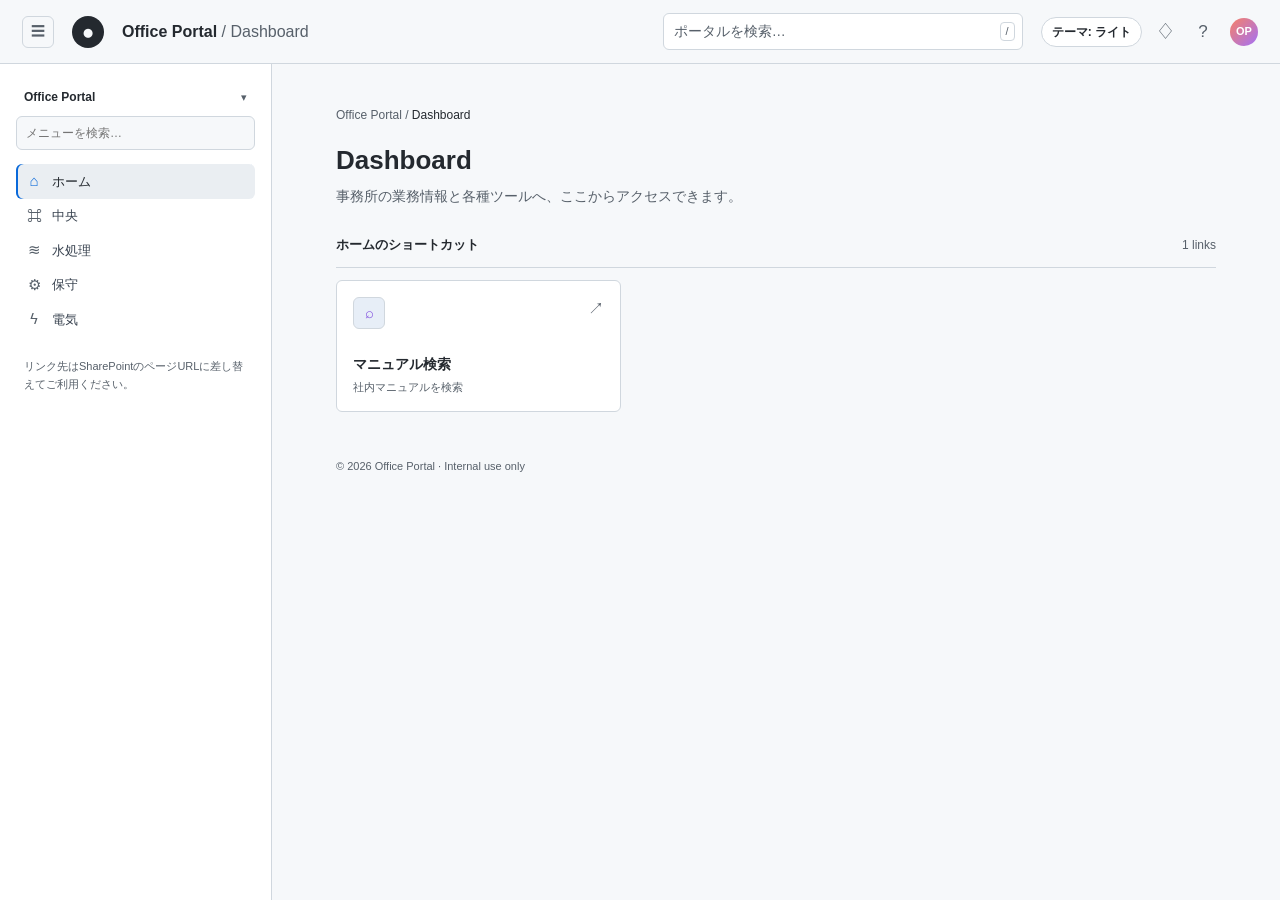
<file: index.html>
<!doctype html>
<html lang="ja">
<head>
  <meta charset="utf-8">
  <meta name="viewport" content="width=device-width, initial-scale=1">
  <title>Office Portal</title>
  <script>
    (function () {
      var theme = "dark";
      try {
        var savedTheme = localStorage.getItem("portal-theme");
        if (savedTheme === "light" || savedTheme === "dark") {
          theme = savedTheme;
        } else if (window.matchMedia && window.matchMedia("(prefers-color-scheme: light)").matches) {
          theme = "light";
        }
      } catch (error) {}
      document.documentElement.dataset.theme = theme;
    }());
  </script>
  <link rel="stylesheet" href="css/portal.css">
</head>
<body>
  <header class="topbar">
    <button class="menu-button" id="menu-button" type="button" aria-label="メニューを開閉">☰</button>
    <a class="github-mark" href="#home" aria-label="ポータルホーム">●</a>
    <a class="brand" href="#home">Office Portal <span>/ Dashboard</span></a>
    <form class="global-search" id="global-search" role="search">
      <input id="global-search-input" type="search" placeholder="ポータルを検索…" aria-label="ポータルを検索">
      <span class="search-key">/</span>
    </form>
    <div class="header-actions" aria-label="ヘッダー操作">
      <button class="theme-toggle" id="theme-toggle" type="button" role="switch" aria-checked="false" aria-label="テーマ: ダークモード">テーマ: ダーク</button>
      <a class="header-action" href="#" aria-label="通知">♢</a>
      <a class="header-action" href="#" aria-label="ヘルプ">?</a>
      <a class="avatar" href="#" aria-label="アカウント">OP</a>
    </div>
  </header>

  <div class="layout">
    <aside class="sidebar" id="sidebar">
      <p class="sidebar-heading">Office Portal <small>▾</small></p>
      <input class="side-search" id="side-search" type="search" placeholder="メニューを検索…" aria-label="メニューを検索">
      <nav aria-label="ポータルメニュー">
        <ul class="side-list" id="side-list"></ul>
      </nav>
      <p class="side-note">リンク先はSharePointのページURLに差し替えてご利用ください。</p>
    </aside>

    <main class="content">
      <div class="content-inner">
        <div class="breadcrumb">Office Portal <span>/</span> <strong id="breadcrumb-label">Dashboard</strong></div>
        <h1 id="page-title">Dashboard</h1>
        <p class="lead" id="page-lead">事務所の業務情報と各種ツールへ、ここからアクセスできます。</p>
        <div class="content-toolbar">
          <strong id="shortcut-heading">ホームのショートカット</strong>
          <span id="result-count">1 links</span>
        </div>
        <div class="portal-grid" id="portal-grid">
        </div>
        <p class="empty-state" id="empty-state">一致するショートカットがありません。</p>
        <footer>© 2026 Office Portal · Internal use only</footer>
      </div>
    </main>
  </div>
  <script src="data/categories.js"></script>
  <script src="data/cards.js"></script>
  <script src="js/portal.js"></script>
</body>
</html>
</file>
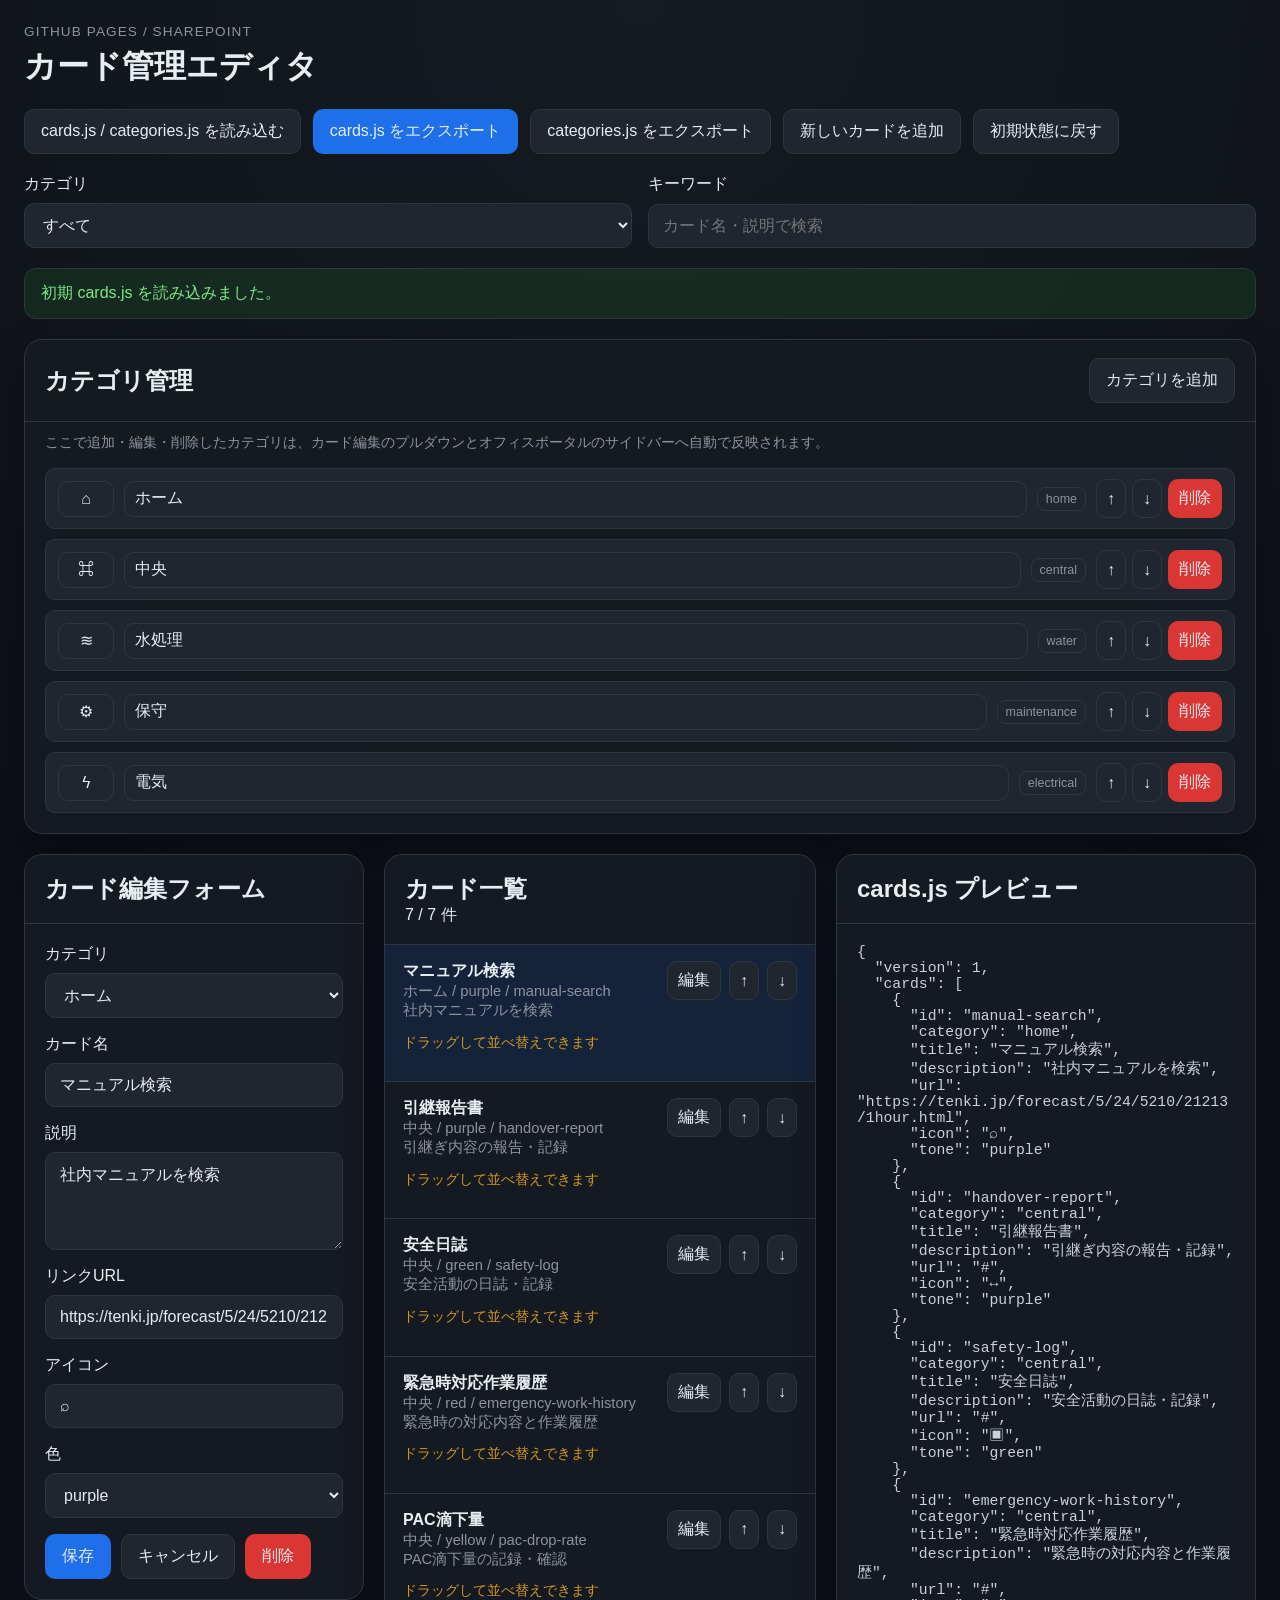
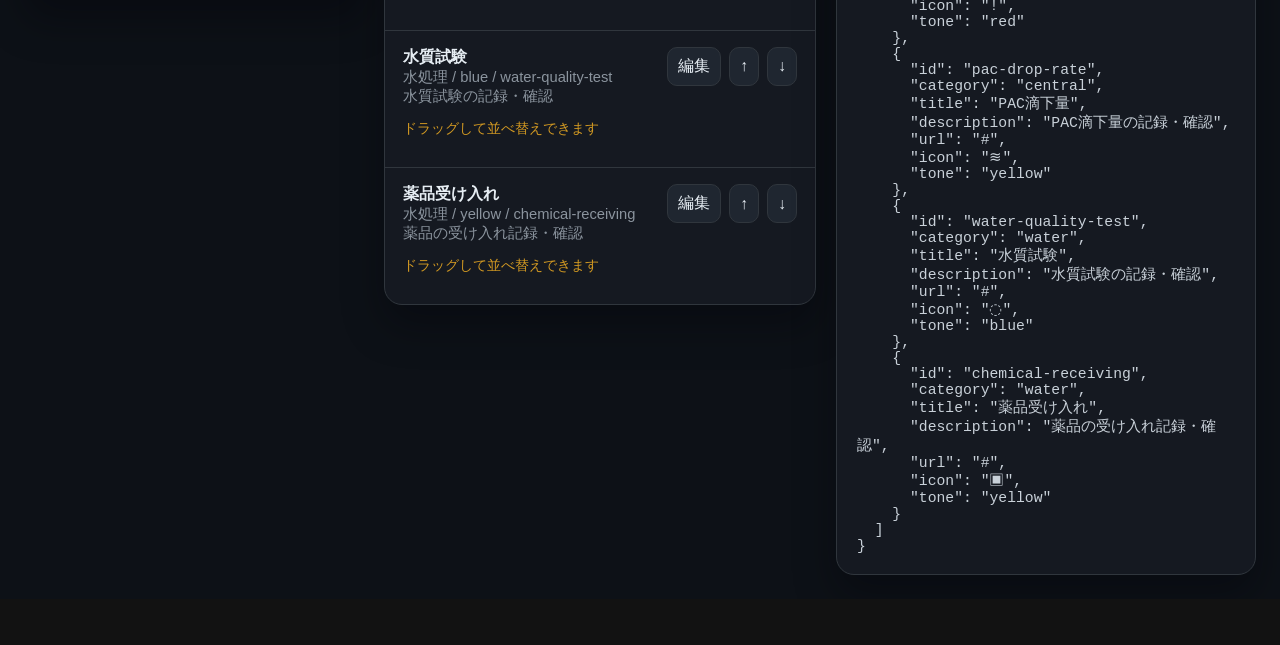
<file: editor.html>
<!DOCTYPE html>
<html lang="ja">
  <head>
    <meta charset="UTF-8" />
    <meta name="viewport" content="width=device-width, initial-scale=1.0" />
    <title>カード管理エディタ</title>
    <link rel="stylesheet" href="css/editor.css" />
  </head>
  <body>
    <div class="editor-page">
      <header class="editor-header">
        <div>
          <p class="editor-header__eyebrow">GitHub Pages / SharePoint</p>
          <h1>カード管理エディタ</h1>
        </div>
      </header>

      <div class="toolbar">
        <button type="button" id="import-button">cards.js / categories.js を読み込む</button>
        <button type="button" id="export-button" class="primary">cards.js をエクスポート</button>
        <button type="button" id="export-categories-button">categories.js をエクスポート</button>
        <button type="button" id="add-button">新しいカードを追加</button>
        <button type="button" id="reset-button">初期状態に戻す</button>
        <input id="file-input" type="file" accept="application/json,.json,.js,text/javascript" hidden />
      </div>

      <section class="filters" aria-label="絞り込み">
        <label>
          <span>カテゴリ</span>
          <select id="category-filter"></select>
        </label>
        <label>
          <span>キーワード</span>
          <input id="search-input" type="search" placeholder="カード名・説明で検索" />
        </label>
      </section>

      <div id="editor-notification" class="notification" role="status" aria-live="polite"></div>

      <section class="panel category-panel" aria-labelledby="category-title">
        <div class="panel__header">
          <h2 id="category-title">カテゴリ管理</h2>
          <button type="button" id="add-category-button">カテゴリを追加</button>
        </div>
        <p class="category-hint">ここで追加・編集・削除したカテゴリは、カード編集のプルダウンとオフィスポータルのサイドバーへ自動で反映されます。</p>
        <ul id="category-list" class="category-list"></ul>
      </section>

      <main class="editor-layout">
        <section class="panel form-panel" aria-labelledby="form-title">
          <div class="panel__header">
            <h2 id="form-title">カード編集フォーム</h2>
          </div>
          <form id="card-form" novalidate>
            <input id="card-id" type="hidden" />
            <label>
              <span>カテゴリ</span>
              <select id="card-category" required></select>
            </label>
            <label>
              <span>カード名</span>
              <input id="card-title" type="text" maxlength="80" required />
            </label>
            <label>
              <span>説明</span>
              <textarea id="card-description" rows="4" maxlength="200" required></textarea>
            </label>
            <label>
              <span>リンクURL</span>
              <input id="card-url" type="text" placeholder="https://example.com または #" />
            </label>
            <label>
              <span>アイコン</span>
              <input id="card-icon" type="text" maxlength="4" required />
            </label>
            <label>
              <span>色</span>
              <select id="card-tone" required></select>
            </label>
            <div class="form-actions">
              <button type="submit" class="primary">保存</button>
              <button type="button" id="cancel-button">キャンセル</button>
              <button type="button" id="delete-button" class="danger">削除</button>
            </div>
          </form>
        </section>

        <section class="panel list-panel" aria-labelledby="list-title">
          <div class="panel__header">
            <h2 id="list-title">カード一覧</h2>
            <p id="card-count"></p>
          </div>
          <ul id="card-list" class="card-list"></ul>
        </section>

        <section class="panel preview-panel" aria-labelledby="preview-title">
          <div class="panel__header">
            <h2 id="preview-title">cards.js プレビュー</h2>
          </div>
          <pre id="json-preview"></pre>
        </section>
      </main>
    </div>

    <script src="data/categories.js"></script>
    <script src="data/cards.js"></script>
    <script src="js/editor.js"></script>
  </body>
</html>
</file>
<file: css/portal.css>
:root {
      color-scheme: dark;
      --canvas: #0d1117;
      --panel: #161b22;
      --panel-raised: #21262d;
      --line: #30363d;
      --text: #f0f6fc;
      --muted: #8b949e;
      --blue: #58a6ff;
      --green: #238636;
      --green-hover: #2ea043;
      --purple: #a371f7;
      --yellow: #d29922;
      --topbar-bg: rgba(13, 17, 23, .96);
      --side-link-text: #c9d1d9;
      --side-link-active-bg: #21262d;
      --card-hover-bg: #1c2530;
      --card-icon-bg: #0d1b2a;
    }

    :root[data-theme="light"] {
      color-scheme: light;
      --canvas: #f6f8fa;
      --panel: #ffffff;
      --panel-raised: #f3f4f6;
      --line: #d0d7de;
      --text: #24292f;
      --muted: #57606a;
      --blue: #0969da;
      --green: #1a7f37;
      --green-hover: #2da44e;
      --purple: #8250df;
      --yellow: #9a6700;
      --topbar-bg: rgba(246, 248, 250, .96);
      --side-link-text: #3a4451;
      --side-link-active-bg: #eaeef2;
      --card-hover-bg: #edf3fb;
      --card-icon-bg: #e7eef7;
    }

    * { box-sizing: border-box; }
    [hidden] { display: none !important; }
    html { scroll-behavior: smooth; }
    body {
      margin: 0;
      color: var(--text);
      background: var(--canvas);
      font-family: -apple-system, BlinkMacSystemFont, "Segoe UI", "Noto Sans JP",
        "Hiragino Kaku Gothic ProN", Meiryo, sans-serif;
      font-size: 14px;
      line-height: 1.5;
    }
    a { color: inherit; text-decoration: none; }
    button, input { font: inherit; }

    .topbar {
      position: sticky;
      top: 0;
      z-index: 5;
      display: flex;
      min-height: 64px;
      align-items: center;
      gap: 18px;
      padding: 0 22px;
      border-bottom: 1px solid var(--line);
      background: var(--topbar-bg);
    }
    .menu-button {
      display: grid;
      width: 32px;
      height: 32px;
      place-items: center;
      color: var(--muted);
      border: 1px solid var(--line);
      border-radius: 6px;
      background: transparent;
      cursor: pointer;
    }
    .menu-button:hover { color: var(--text); border-color: var(--muted); }
    .github-mark {
      display: grid;
      width: 32px;
      height: 32px;
      place-items: center;
      border-radius: 50%;
      color: var(--canvas);
      background: var(--text);
      font-size: 21px;
      font-weight: 900;
    }
    .brand { font-size: 16px; font-weight: 600; white-space: nowrap; }
    .brand span { color: var(--muted); font-weight: 400; }
    .global-search {
      display: flex;
      width: min(360px, 32vw);
      margin-left: auto;
      border: 1px solid var(--line);
      border-radius: 6px;
      background: var(--panel);
    }
    .global-search input {
      width: 100%;
      min-width: 0;
      padding: 7px 10px;
      color: var(--text);
      border: 0;
      outline: 0;
      background: transparent;
    }
    .global-search input::placeholder { color: var(--muted); }
    .search-key {
      align-self: center;
      margin-right: 7px;
      padding: 0 5px;
      color: var(--muted);
      border: 1px solid var(--line);
      border-radius: 4px;
      font-size: 11px;
    }
    .header-actions { display: flex; align-items: center; gap: 8px; color: var(--muted); }
    .theme-toggle {
      min-height: 30px;
      padding: 0 10px;
      color: var(--text);
      border: 1px solid var(--line);
      border-radius: 999px;
      background: var(--panel);
      cursor: pointer;
      font-size: 12px;
      font-weight: 600;
      white-space: nowrap;
    }
    .theme-toggle:hover { border-color: var(--muted); }
    .theme-toggle:focus-visible {
      outline: 2px solid var(--blue);
      outline-offset: 2px;
    }
    .header-action {
      display: grid;
      width: 30px;
      height: 30px;
      place-items: center;
      border: 1px solid transparent;
      border-radius: 6px;
      font-size: 17px;
    }
    .header-action:hover { color: var(--text); border-color: var(--line); background: var(--panel); }
    .avatar {
      display: grid;
      width: 28px;
      height: 28px;
      place-items: center;
      margin-left: 4px;
      border-radius: 50%;
      color: #fff;
      background: linear-gradient(135deg, #f78166, #a371f7);
      font-size: 11px;
      font-weight: 700;
    }

    .layout { display: flex; min-height: calc(100vh - 64px); }
    .sidebar {
      width: 272px;
      flex: 0 0 272px;
      padding: 24px 16px;
      border-right: 1px solid var(--line);
      background: var(--panel);
    }
    .sidebar-heading {
      display: flex;
      align-items: center;
      justify-content: space-between;
      margin: 0 8px 10px;
      color: var(--text);
      font-size: 12px;
      font-weight: 600;
    }
    .sidebar-heading small { color: var(--muted); font-size: 11px; font-weight: 400; }
    .side-search {
      width: 100%;
      margin-bottom: 14px;
      padding: 7px 9px;
      color: var(--text);
      border: 1px solid var(--line);
      border-radius: 6px;
      outline: 0;
      background: var(--canvas);
      font-size: 12px;
    }
    .side-search:focus { border-color: var(--blue); box-shadow: 0 0 0 2px rgba(88,166,255,.2); }
    .side-list { margin: 0; padding: 0; list-style: none; }
    .side-link {
      display: flex;
      align-items: center;
      gap: 9px;
      min-height: 34px;
      padding: 6px 9px;
      border-radius: 6px;
      color: var(--side-link-text);
      font-size: 13px;
    }
    .side-link:hover { background: var(--panel-raised); color: var(--text); }
    .side-link.active { color: var(--text); background: var(--side-link-active-bg); box-shadow: inset 2px 0 var(--blue); }
    .side-icon { width: 18px; color: var(--muted); text-align: center; font-size: 15px; }
    .side-link.active .side-icon { color: var(--blue); }
    .side-divider { height: 1px; margin: 17px 8px; background: var(--line); }
    .side-note { margin: 20px 8px 0; color: var(--muted); font-size: 11px; line-height: 1.7; }

    .content { width: 100%; min-width: 0; padding: 42px clamp(22px, 5vw, 72px) 70px; }
    .content-inner { max-width: 1080px; margin: auto; }
    .breadcrumb { margin-bottom: 20px; color: var(--muted); font-size: 12px; }
    .breadcrumb strong { color: var(--text); font-weight: 500; }
    h1 { margin: 0; font-size: 26px; line-height: 1.3; }
    .lead { max-width: 740px; margin: 8px 0 28px; color: var(--muted); }
    .content-toolbar {
      display: flex;
      align-items: center;
      justify-content: space-between;
      gap: 12px;
      margin-bottom: 12px;
      padding-bottom: 13px;
      border-bottom: 1px solid var(--line);
    }
    .content-toolbar strong { font-size: 13px; }
    .content-toolbar span { color: var(--muted); font-size: 12px; }
    .portal-grid { display: grid; grid-template-columns: repeat(3, minmax(0, 1fr)); gap: 12px; }
    .portal-card {
      display: flex;
      min-height: 132px;
      flex-direction: column;
      justify-content: space-between;
      padding: 16px;
      border: 1px solid var(--line);
      border-radius: 6px;
      background: var(--panel);
      transition: border-color .15s ease, background .15s ease, transform .15s ease;
    }
    .portal-card:hover, .portal-card:focus-visible {
      border-color: var(--blue);
      background: var(--card-hover-bg);
      outline: 0;
      transform: translateY(-1px);
    }
    .card-top { display: flex; align-items: flex-start; justify-content: space-between; gap: 8px; }
    .card-icon {
      display: grid;
      width: 32px;
      height: 32px;
      place-items: center;
      border: 1px solid var(--line);
      border-radius: 6px;
      color: var(--blue);
      background: var(--card-icon-bg);
      font-size: 15px;
    }
    .card-arrow { color: var(--muted); font-size: 16px; }
    .portal-card strong { display: block; margin-top: 14px; color: var(--text); font-size: 14px; font-weight: 600; }
    .portal-card small { display: block; margin-top: 4px; color: var(--muted); font-size: 11px; }
    .portal-card[data-tone="green"] .card-icon { color: #3fb950; }
    .portal-card[data-tone="purple"] .card-icon { color: var(--purple); }
    .portal-card[data-tone="yellow"] .card-icon { color: #e3b341; }
    .portal-card[data-tone="red"] .card-icon { color: #f78166; }
    .empty-state {
      display: none;
      margin-top: 12px;
      padding: 28px;
      color: var(--muted);
      border: 1px dashed var(--line);
      border-radius: 6px;
      text-align: center;
    }
    .page-note {
      margin: 24px 0;
      padding: 22px;
      color: var(--muted);
      border: 1px dashed var(--line);
      border-radius: 6px;
      text-align: center;
    }
    footer { margin-top: 46px; color: var(--muted); font-size: 11px; }

    @media (max-width: 900px) {
      .sidebar { width: 232px; flex-basis: 232px; }
      .portal-grid { grid-template-columns: repeat(2, minmax(0, 1fr)); }
      .content { padding-right: 28px; padding-left: 28px; }
    }
    @media (max-width: 650px) {
      .topbar { padding: 0 12px; gap: 9px; }
      .brand span, .header-action:not(:last-child) { display: none; }
      .global-search { width: auto; flex: 1; }
      .layout { display: block; }
      .sidebar { width: 100%; padding: 12px; border-right: 0; border-bottom: 1px solid var(--line); }
      .sidebar-heading { margin-top: 0; }
      .side-list { display: flex; gap: 4px; overflow-x: auto; padding-bottom: 2px; }
      .side-link { white-space: nowrap; }
      .side-divider, .side-note { display: none; }
      .content { padding: 28px 16px 45px; }
      .portal-grid { grid-template-columns: 1fr; }
    }
</file>
<file: css/editor.css>
:root {
  color-scheme: dark;
  --bg: #0d1117;
  --panel: #161b22;
  --panel-muted: #1f2630;
  --border: #30363d;
  --text: #e6edf3;
  --muted: #8b949e;
  --accent: #238636;
  --accent-hover: #2ea043;
  --danger: #da3633;
  --danger-hover: #f85149;
  --primary: #1f6feb;
  --primary-hover: #388bfd;
  --warning: #d29922;
  --shadow: 0 20px 40px rgba(1, 4, 9, 0.35);
}

* {
  box-sizing: border-box;
}

body {
  margin: 0;
  min-height: 100vh;
  font-family: -apple-system, BlinkMacSystemFont, "Segoe UI", sans-serif;
  background: radial-gradient(circle at top, #161b22, var(--bg) 45%);
  color: var(--text);
}

button,
input,
textarea,
select,
a {
  font: inherit;
}

button,
input,
textarea,
select {
  border: 1px solid var(--border);
  border-radius: 10px;
  background: var(--panel-muted);
  color: var(--text);
}

button {
  padding: 11px 16px;
  cursor: pointer;
}

button:hover,
button:focus-visible {
  border-color: #58a6ff;
}

button.primary {
  background: var(--primary);
  border-color: transparent;
}

button.primary:hover,
button.primary:focus-visible {
  background: var(--primary-hover);
}

button.danger {
  background: var(--danger);
  border-color: transparent;
}

button.danger:hover,
button.danger:focus-visible {
  background: var(--danger-hover);
}

.editor-page {
  padding: 24px;
  display: grid;
  gap: 20px;
}

.editor-header,
.toolbar,
.filters,
.editor-layout {
  width: min(1400px, 100%);
  margin: 0 auto;
}

.editor-header {
  display: flex;
  justify-content: space-between;
  align-items: end;
  gap: 16px;
}

.editor-header h1 {
  margin: 6px 0 0;
}

.editor-header__eyebrow {
  margin: 0;
  color: var(--muted);
  text-transform: uppercase;
  letter-spacing: 0.08em;
  font-size: 0.85rem;
}

.editor-header__link {
  color: #58a6ff;
  text-decoration: none;
}

.toolbar {
  display: flex;
  gap: 12px;
  flex-wrap: wrap;
}

.filters {
  display: grid;
  grid-template-columns: repeat(2, minmax(0, 1fr));
  gap: 16px;
}

.filters label,
#card-form label {
  display: grid;
  gap: 8px;
}

input,
textarea,
select {
  width: 100%;
  padding: 12px 14px;
}

textarea {
  resize: vertical;
}

.notification {
  display: none;
  width: min(1400px, 100%);
  margin: 0 auto;
  padding: 14px 16px;
  border-radius: 12px;
  border: 1px solid var(--border);
}

.notification.is-visible {
  display: block;
}

.notification.is-success {
  background: rgba(35, 134, 54, 0.18);
  color: #7ee787;
}

.notification.is-error {
  background: rgba(218, 54, 51, 0.18);
  color: #ffa198;
}

.editor-layout {
  display: grid;
  grid-template-columns: minmax(280px, 340px) minmax(0, 1fr) minmax(280px, 420px);
  gap: 20px;
  align-items: start;
}

.panel {
  background: rgba(22, 27, 34, 0.92);
  border: 1px solid var(--border);
  border-radius: 18px;
  box-shadow: var(--shadow);
  overflow: hidden;
}

.panel__header {
  padding: 18px 20px;
  border-bottom: 1px solid var(--border);
}

.panel__header h2,
.panel__header p {
  margin: 0;
}

#card-form {
  padding: 20px;
  display: grid;
  gap: 16px;
}

.form-actions {
  display: flex;
  gap: 10px;
  flex-wrap: wrap;
}

.card-list {
  list-style: none;
  padding: 0;
  margin: 0;
}

.card-item {
  border-bottom: 1px solid var(--border);
  padding: 16px 18px;
  display: grid;
  gap: 12px;
  background: transparent;
}

.card-item:last-child {
  border-bottom: 0;
}

.card-item.is-selected {
  background: rgba(31, 111, 235, 0.12);
}

.card-item.is-dragging {
  opacity: 0.55;
}

.card-item__summary {
  display: flex;
  justify-content: space-between;
  gap: 12px;
  align-items: start;
}

.card-item__title {
  margin: 0;
  font-size: 1rem;
}

.card-item__meta,
.card-item__description {
  margin: 0;
  color: var(--muted);
  font-size: 0.92rem;
}

.card-item__controls {
  display: flex;
  gap: 8px;
  flex-wrap: wrap;
}

.card-item__controls button {
  padding: 8px 10px;
}

#json-preview {
  margin: 0;
  padding: 20px;
  min-height: 320px;
  white-space: pre-wrap;
  word-break: break-word;
  color: #c9d1d9;
  font-size: 0.92rem;
}

.empty-list {
  padding: 20px;
  color: var(--muted);
}

.drag-hint {
  color: var(--warning);
  font-size: 0.85rem;
}

.category-panel {
  width: min(1400px, 100%);
  margin: 0 auto;
}

.category-panel .panel__header {
  display: flex;
  align-items: center;
  justify-content: space-between;
  gap: 12px;
}

.category-hint {
  margin: 0;
  padding: 12px 20px 0;
  color: var(--muted);
  font-size: 0.85rem;
}

.category-list {
  list-style: none;
  padding: 16px 20px 20px;
  margin: 0;
  display: grid;
  gap: 10px;
}

.category-item {
  display: grid;
  grid-template-columns: 56px minmax(0, 1fr) auto auto;
  align-items: center;
  gap: 10px;
  padding: 10px 12px;
  border: 1px solid var(--border);
  border-radius: 10px;
  background: var(--panel-muted);
}

.category-icon-input {
  width: 100%;
  padding: 8px;
  text-align: center;
}

.category-label-input {
  width: 100%;
  padding: 8px 10px;
}

.category-id-badge {
  padding: 4px 8px;
  border-radius: 8px;
  border: 1px solid var(--border);
  color: var(--muted);
  font-size: 0.78rem;
  white-space: nowrap;
}

.category-item__controls {
  display: flex;
  gap: 6px;
}

.category-item__controls button {
  padding: 8px 10px;
}

@media (max-width: 760px) {
  .category-item {
    grid-template-columns: 44px 1fr;
    grid-template-areas:
      "icon label"
      "id id"
      "controls controls";
  }

  .category-icon-input { grid-area: icon; }
  .category-label-input { grid-area: label; }
  .category-id-badge { grid-area: id; justify-self: start; }
  .category-item__controls { grid-area: controls; }
}

@media (max-width: 1180px) {
  .editor-layout {
    grid-template-columns: repeat(2, minmax(0, 1fr));
  }

  .preview-panel {
    grid-column: 1 / -1;
  }
}

@media (max-width: 760px) {
  .editor-page {
    padding: 16px;
  }

  .editor-header,
  .toolbar,
  .filters,
  .notification,
  .editor-layout {
    width: 100%;
  }

  .editor-header,
  .filters,
  .editor-layout {
    grid-template-columns: 1fr;
    display: grid;
  }

  .toolbar,
  .form-actions {
    flex-direction: column;
  }
}
</file>
